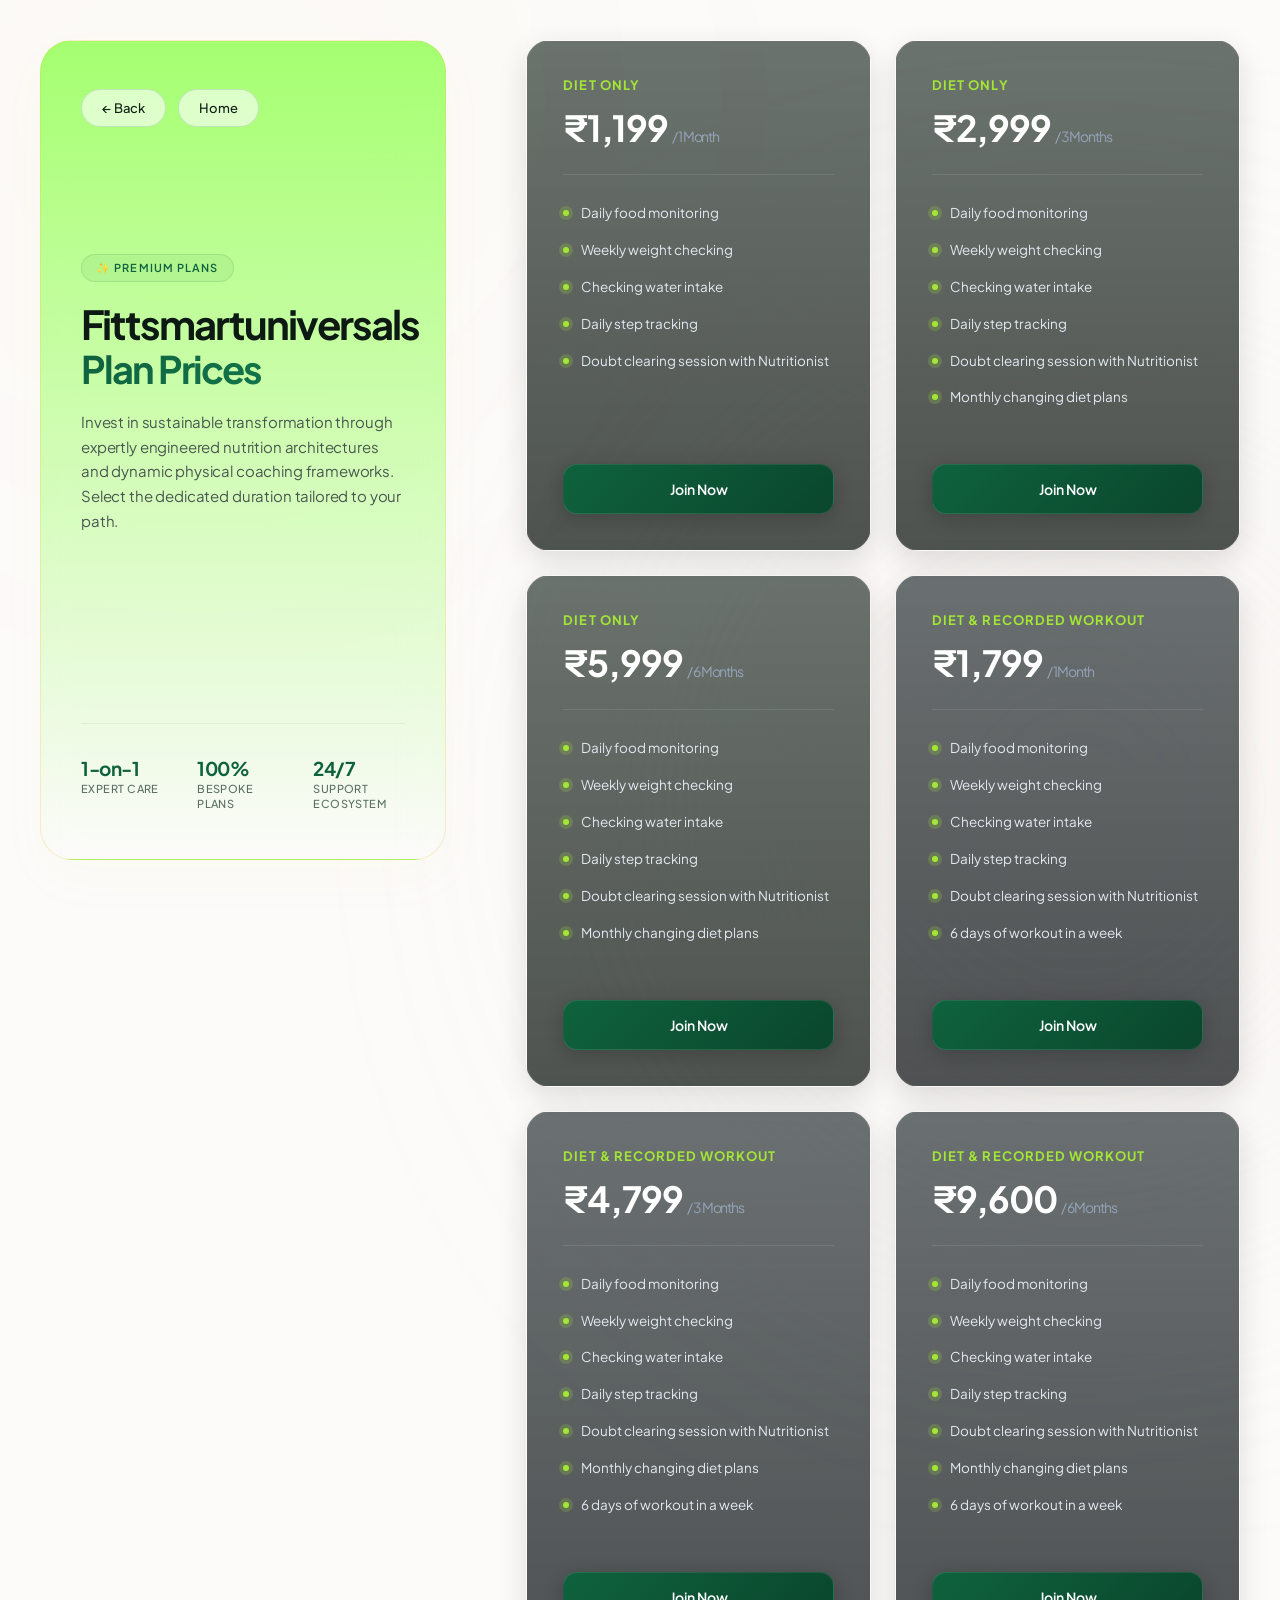
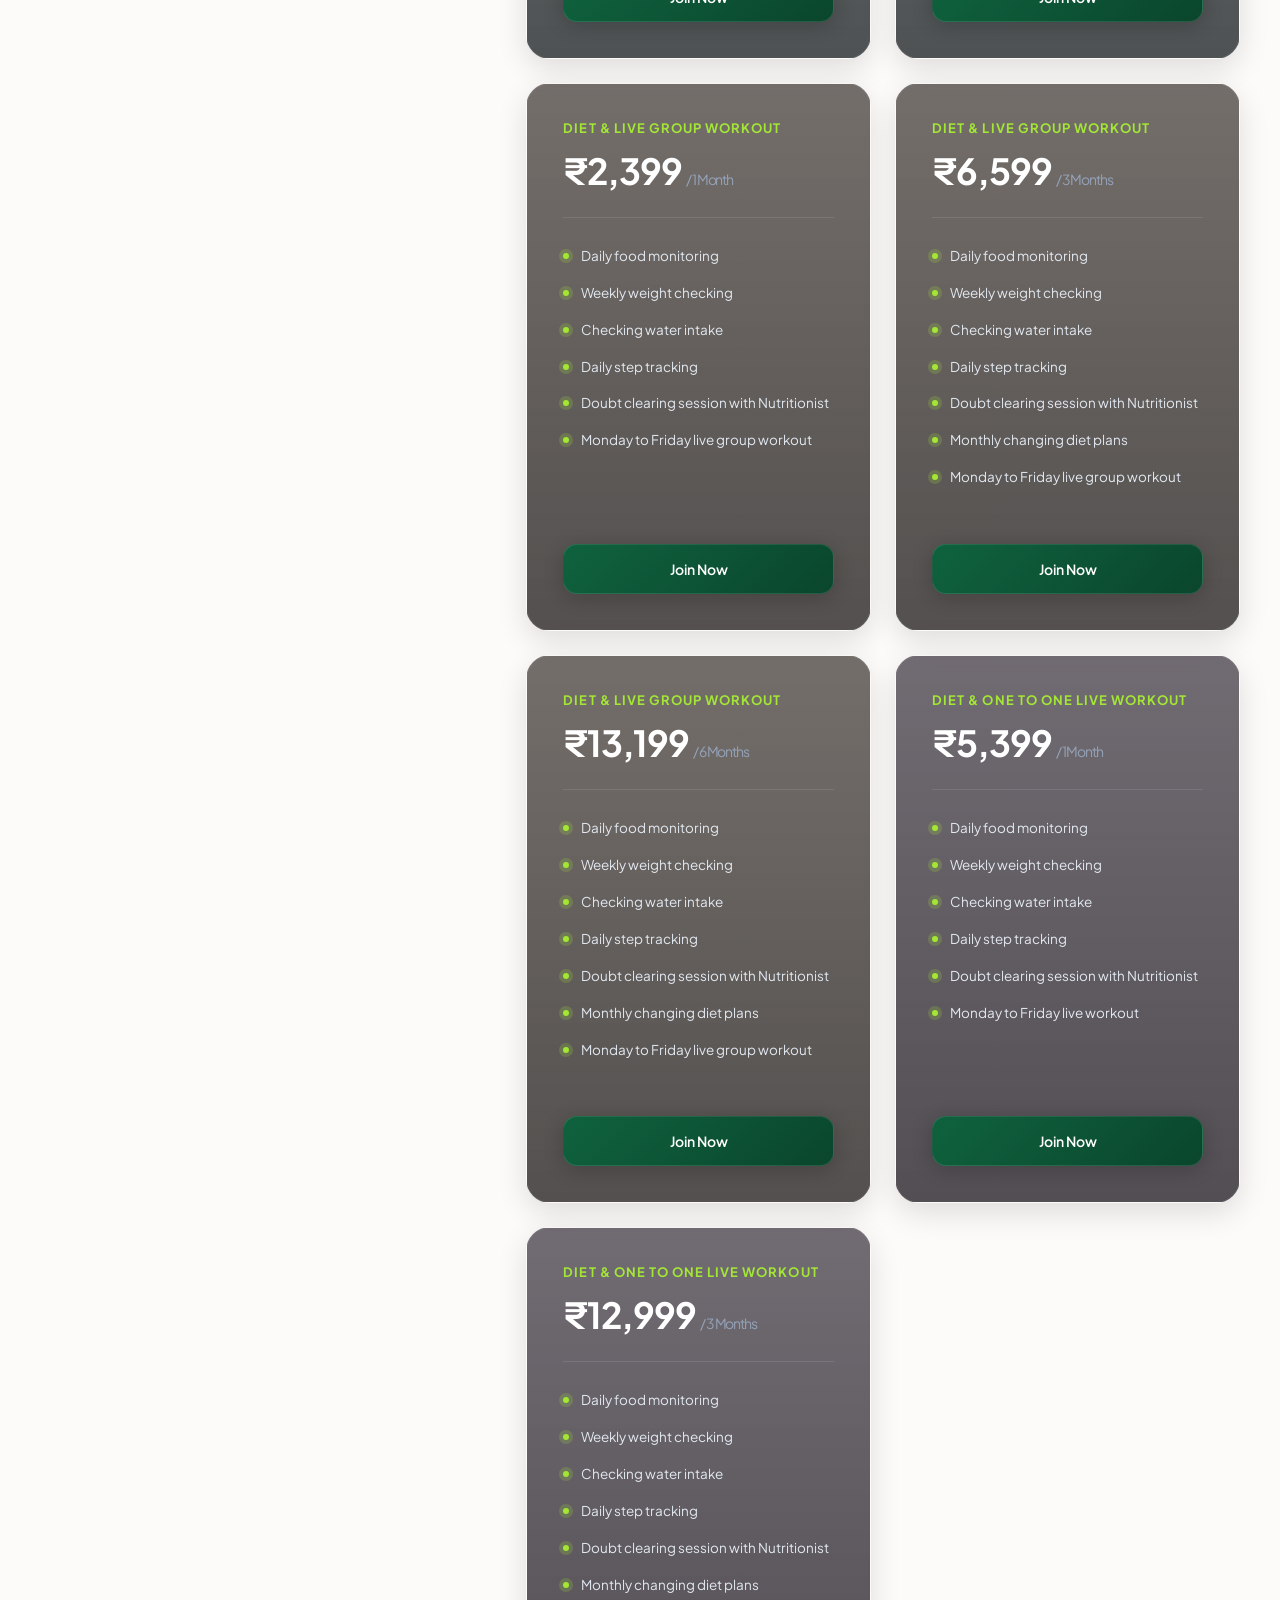
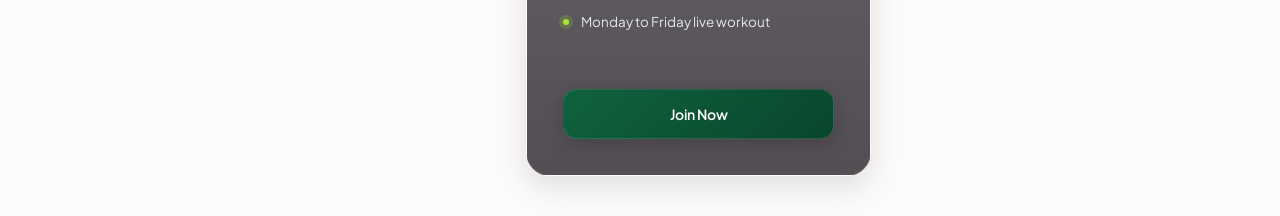
<file: Prizepage.html>
<!doctype html>
<html lang="en">
<head>
  <meta charset="utf-8" />
  <meta name="viewport" content="width=device-width,initial-scale=1" />
  <link rel="icon" type="image/png" href="/static/MainLogo.png">
  <title>Fittsmartuniversals Pricing</title>
  <link rel="preconnect" href="https://fonts.googleapis.com">
  <link rel="preconnect" href="https://fonts.gstatic.com" crossorigin>
  <link href="https://fonts.googleapis.com/css2?family=Plus+Jakarta+Sans:wght@300;400;500;600;700&display=swap" rel="stylesheet">
  
  <style>
    :root {
      --bg-main: #fcfbfa;
      --bg-card: rgba(255, 255, 255, 0.9);
      --bg-card-hover: #ffffff;
      --text-main: #0f1e16;
      --text-muted: #5c6f65;
      --accent-green: linear-gradient(135deg, #0f623e 0%, #0a462c 100%);
      --border-color: rgba(15, 98, 62, 0.08);
      --border-hover: rgba(15, 98, 62, 0.3);
      font-family: 'Plus Jakarta Sans', ui-sans-serif, system-ui, sans-serif;
    }

    * { box-sizing: border-box; margin: 0; padding: 0; }
    html, body { min-height: 100%; background: var(--bg-main); color: var(--text-main); -webkit-font-smoothing: antialiased; }
    
    body {
      overflow-x: hidden;
      animation: pageFade 1.0s ease-in-out forwards;
    }

    /* Ambient Luxury Lighting Backdrops */
    .ambient-light {
      position: fixed;
      width: 800px;
      height: 800px;
      border-radius: 50%;
      filter: blur(160px);
      opacity: 0.5;
      pointer-events: none;
      z-index: 0;
    }
    .ambient-1 { top: -300px; left: -200px; background: rgba(234, 179, 8, 0.04); }
    .ambient-2 { bottom: -300px; right: -200px; background: rgba(235, 225, 215, 0.4); }

    @keyframes pageFade {
      from { opacity: 0; }
      to { opacity: 1; }
    }

    /* Main Split Layout Container */
    .main-container {
      display: flex;
      min-height: 100vh;
      position: relative;
      z-index: 1;
    }

    /* Left Side Panel Scaffolding */
    .left-panel {
      width: 38%;
      padding: 40px;
      position: sticky;
      top: 0;
      height: 100vh;
      display: flex;
      align-items: center;
      justify-content: center;
    }

    /* Premium Rounded Box: Warm Luxury Gold Fade to Transparent */
    .premium-brief-box {
      width: 100%;
      height: calc(100vh - 80px);
      padding: 48px 40px;
      border-radius: 32px;
      display: flex;
      flex-direction: column;
      justify-content: space-between;
      
      /* Elite horizontal sunset-gold gradient fading softly out to the right */
      background: linear-gradient(180deg, rgba(163, 255, 109, 0.98) 0%, rgba(254, 240, 138, 0) 100%);
      
      border: 1px solid rgba(234, 179, 8, 0.2);
      backdrop-filter: blur(20px);
      -webkit-backdrop-filter: blur(20px);
      box-shadow: 0 20px 50px rgba(234, 179, 8, 0.03);
    }

    /* Navigation Layout */
    .nav-btns {
      display: flex;
      gap: 12px;
      margin-bottom: 32px;
    }

    .btn-nav {
      padding: 10px 20px;
      border-radius: 999px;
      border: 1px solid rgba(15, 98, 62, 0.15);
      color: #0f1e16;
      text-decoration: none;
      font-size: 13px;
      font-weight: 500;
      background: rgba(255, 255, 255, 0.6);
      transition: all 0.3s cubic-bezier(0.16, 1, 0.3, 1);
    }

    .btn-nav:hover {
      background: #0f1e16;
      color: #ffffff;
      border-color: #0f1e16;
      transform: translateY(-2px);
    }

    /* Typography styling inside light rectangle box */
    .brand-content {
      margin-top: auto;
      margin-bottom: auto;
    }

    .premium-badge {
      display: inline-block;
      padding: 6px 14px;
      background: rgba(15, 98, 62, 0.06);
      border: 1px solid rgba(15, 98, 62, 0.12);
      color: #0f623e;
      border-radius: 999px;
      font-size: 11px;
      font-weight: 600;
      text-transform: uppercase;
      letter-spacing: 0.1em;
      margin-bottom: 20px;
    }

    h1 {
      font-size: 40px;
      font-weight: 700;
      letter-spacing: -0.05em;
      line-height: 1.1;
      margin-bottom: 20px;
      color: #0c1a13;
    }

    h1 span.brand-highlight {
  background: linear-gradient(135deg, #0f623e 0%, #148052 100%);
  -webkit-background-clip: text;
  background-clip: text; /* Added for standard cross-browser compatibility */
  -webkit-text-fill-color: transparent;
  
  display: inline-block; /* Changed from block so the gradient hugs the text length */
  width: 100%; /* Keeps it on its own line like a block element, if intended */
  
  font-size: 0.95em;
  margin-top: 2px;
}

    p.lead {
      color: #4a5750;
      font-size: 15px;
      font-weight: 400;
      line-height: 1.65;
      letter-spacing: -0.01em;
    }

    /* Trust indicators styling at the base */
    .brand-footer-stats {
      display: flex;
      gap: 24px;
      margin-top: auto;
      padding-top: 32px;
      border-top: 1px solid rgba(15, 98, 62, 0.08);
    }

    .stat-item {
      display: flex;
      flex-direction: column;
      gap: 2px;
      flex: 1;
    }

    .stat-number {
      font-size: 19px;
      font-weight: 700;
      color: #0f623e;
      letter-spacing: -0.02em;
    }

    .stat-label {
      font-size: 11px;
      text-transform: uppercase;
      letter-spacing: 0.04em;
      color: #5c6f65;
      font-weight: 500;
      line-height: 1.3;
    }

    /* Right Side Panel (Scrollable Pricing) */
    .right-panel {
      width: 62%;
      padding: 40px;
      overflow-y: auto;
    }

    /* Grid Layout for Cards */
    .grid {
      display: grid;
      grid-template-columns: repeat(2, 1fr);
      gap: 24px;
    }

    /* Premium Theme Card Layout */
    .card {
      border-radius: 24px;
      padding: 36px;
      border: 1px solid rgba(255, 255, 255, 0.08);
      display: flex;
      flex-direction: column;
      justify-content: space-between;
      transition: all 0.4s cubic-bezier(0.16, 1, 0.3, 1);
      position: relative;
      overflow: hidden;
      background-size: cover;
      background-position: center;
      background-repeat: no-repeat;
      box-shadow: 0 10px 30px rgba(0, 0, 0, 0.12);
    }

    /* Elegant Card Backgrounds with Balanced Overlays */
    .card.diet-only {
      background-image: linear-gradient(180deg, rgba(10, 24, 16, 0.6) 0%, rgba(5, 12, 8, 0.7) 100%), 
                        url('https://images.unsplash.com/photo-1490645935967-10de6ba17061?auto=format&fit=crop&w=600&q=80');
    }

    .card.recorded-workout {
      background-image: linear-gradient(180deg, rgba(10, 20, 24, 0.6) 0%, rgba(5, 10, 12, 0.7) 100%), 
                        url('https://images.unsplash.com/photo-1517838277536-f5f99be501cd?auto=format&fit=crop&w=600&q=80');
    }

    .card.live-group {
      background-image: linear-gradient(180deg, rgba(24, 15, 10, 0.6) 0%, rgba(12, 7, 5, 0.7) 100%), 
                        url('https://images.unsplash.com/photo-1518611012118-696072aa579a?auto=format&fit=crop&w=600&q=80');
    }

    .card.one-to-one {
      background-image: linear-gradient(180deg, rgba(20, 10, 24, 0.6) 0%, rgba(10, 5, 12, 0.7) 100%), 
                        url('https://images.unsplash.com/photo-1571019613454-1cb2f99b2d8b?auto=format&fit=crop&w=600&q=80');
    }

    .card:hover {
      transform: translateY(-6px);
      border-color: rgba(255, 255, 255, 0.25);
      box-shadow: 0 20px 40px rgba(0, 0, 0, 0.25);
    }

    .card h2 {
      font-size: 13px;
      font-weight: 700;
      color: #a3e635;
      text-transform: uppercase;
      letter-spacing: 0.08em;
      margin-bottom: 12px;
    }

    .price {
      font-size: 36px;
      font-weight: 700;
      letter-spacing: -0.03em;
      color: #ffffff;
      margin-bottom: 24px;
      display: flex;
      align-items: baseline;
      gap: 4px;
    }

    .price span.small {
      font-size: 14px;
      color: #94a3b8;
      font-weight: 400;
    }

    ul.features {
      list-style: none;
      padding: 0;
      margin: 24px 0;
      border-top: 1px solid rgba(255, 255, 255, 0.1);
      padding-top: 20px;
    }

    ul.features li {
      padding: 9px 0;
      display: flex;
      gap: 12px;
      align-items: flex-start;
      color: #e2e8f0;
      font-size: 13.5px;
      font-weight: 400;
      line-height: 1.4;
    }

    .tick {
      width: 6px;
      height: 6px;
      border-radius: 50%;
      background: #a3e635;
      flex-shrink: 0;
      margin-top: 6px;
      display: inline-block;
      box-shadow: 0 0 0 4px rgba(163, 230, 53, 0.2);
    }

    .cta {
      margin-top: 24px;
      width: 100%;
      position: relative;
      z-index: 2;
    }

    .btn {
      display: block;
      width: 100%;
      text-align: center;
      padding: 15px 24px;
      border-radius: 14px;
      font-size: 14px;
      font-weight: 600;
      text-decoration: none;
      background: var(--accent-green);
      color: #ffffff;
      transition: all 0.3s cubic-bezier(0.16, 1, 0.3, 1);
      box-shadow: 0 4px 20px rgba(0, 0, 0, 0.2);
      border: 1px solid rgba(255, 255, 255, 0.1);
    }

    .btn:hover {
      transform: scale(1.02);
      box-shadow: 0 6px 24px rgba(15, 98, 62, 0.4);
      background: linear-gradient(135deg, #148052 0%, #0f623e 100%);
      color: #ffffff;
    }

    /* Responsive Design Updates */
    @media(max-width: 1100px) {
      .main-container { flex-direction: column; }
      .left-panel { width: 100%; height: auto; position: relative; padding: 20px 16px; }
      
      .premium-brief-box { 
        height: auto; 
        padding: 24px 20px; 
        border-radius: 20px; 
        background: linear-gradient(180deg, rgba(163, 255, 109, 0.98) 0%, rgba(254, 240, 138, 0) 100%); 
      }
      
      .nav-btns { margin-bottom: 20px; }
      h1 { font-size: 28px; margin-bottom: 12px; }
      p.lead { font-size: 14px; line-height: 1.5; }
      
      .brand-footer-stats { 
        margin-top: 20px; 
        padding-top: 20px; 
        gap: 12px; 
        justify-content: space-between; 
      }
      .stat-number { font-size: 16px; }
      .stat-label { font-size: 10px; }
      
      .right-panel { width: 100%; padding: 16px; }
    }
    
    @media(max-width: 768px) {
      .grid { grid-template-columns: 1fr; gap: 16px; }
      .card { padding: 28px; }
    }
  </style>
</head>

<body>

  <div class="ambient-light ambient-1"></div>
  <div class="ambient-light ambient-2"></div>

  <div class="main-container">

    <!-- Configured Premium Container Side Block -->
    <aside class="left-panel">
      <div class="premium-brief-box">
        
        <!-- Navigation Link Set -->
        <nav class="nav-btns">
          <a class="btn-nav" href="javascript:history.back()">← Back</a>
          <a class="btn-nav" href="/">Home</a>
        </nav>

        <!-- Dynamic Identity Text Setup -->
        <div class="brand-content">
          <span class="premium-badge">✨ Premium Plans</span>
          <h1>
            Fittsmartuniversals
            <span class="brand-highlight">Plan Prices</span>
          </h1>
          <p class="lead">
            Invest in sustainable transformation through expertly engineered nutrition architectures and dynamic physical coaching frameworks. Select the dedicated duration tailored to your path.
          </p>
        </div>

        <!-- Horizontal Trust Metrics Grid -->
        <div class="brand-footer-stats">
          <div class="stat-item">
            <span class="stat-number">1-on-1</span>
            <span class="stat-label">Expert Care</span>
          </div>
          <div class="stat-item">
            <span class="stat-number">100%</span>
            <span class="stat-label">Bespoke Plans</span>
          </div>
          <div class="stat-item">
            <span class="stat-number">24/7</span>
            <span class="stat-label">Support Ecosystem</span>
          </div>
        </div>

      </div>
    </aside>

    <!-- Scrollable Right Cards Area -->
    <main class="right-panel">
      <section class="grid">

        <!-- Diet Only Cards -->
        <article class="card diet-only">
          <div>
            <h2>Diet Only</h2>
            <div class="price">₹1,199<span class="small">/ 1 Month</span></div>
            <ul class="features">
              <li><span class="tick"></span>Daily food monitoring</li>
              <li><span class="tick"></span>Weekly weight checking</li>
              <li><span class="tick"></span>Checking water intake</li>
              <li><span class="tick"></span>Daily step tracking</li>
              <li><span class="tick"></span>Doubt clearing session with Nutritionist</li>
            </ul>
          </div>
          <div class="cta">
            <a class="btn" target="_blank" href="https://wa.me/918848774574?text=Hello%20Fittsmartuniversals%2C%20I%20want%20to%20join%20the%201%20Month%20Diet%20Only%20plan!">Join Now</a>
          </div>
        </article>

        <article class="card diet-only">
          <div>
            <h2>Diet Only</h2>
            <div class="price">₹2,999<span class="small">/ 3 Months</span></div>
            <ul class="features">
              <li><span class="tick"></span>Daily food monitoring</li>
              <li><span class="tick"></span>Weekly weight checking</li>
              <li><span class="tick"></span>Checking water intake</li>
              <li><span class="tick"></span>Daily step tracking</li>
              <li><span class="tick"></span>Doubt clearing session with Nutritionist</li>
              <li><span class="tick"></span>Monthly changing diet plans</li>
            </ul>
          </div>
          <div class="cta">
            <a class="btn" target="_blank" href="https://wa.me/918848774574?text=Hello%20Fittsmartuniversals%2C%20I%20want%20to%20join%20the%203%20Months%20Diet%20Only%20plan!">Join Now</a>
          </div>
        </article>

        <article class="card diet-only">
          <div>
            <h2>Diet Only</h2>
            <div class="price">₹5,999<span class="small">/ 6 Months</span></div>
            <ul class="features">
              <li><span class="tick"></span>Daily food monitoring</li>
              <li><span class="tick"></span>Weekly weight checking</li>
              <li><span class="tick"></span>Checking water intake</li>
              <li><span class="tick"></span>Daily step tracking</li>
              <li><span class="tick"></span>Doubt clearing session with Nutritionist</li>
              <li><span class="tick"></span>Monthly changing diet plans</li>
            </ul>
          </div>
          <div class="cta">
            <a class="btn" target="_blank" href="https://wa.me/918848774574?text=Hello%20Fittsmartuniversals%2C%20I%20want%20to%20join%20the%206%20Months%20Diet%20Only%20plan!">Join Now</a>
          </div>
        </article>

        <!-- Diet & Recorded Workout Cards -->
        <article class="card recorded-workout">
          <div>
            <h2>Diet & Recorded Workout</h2>
            <div class="price">₹1,799<span class="small">/ 1 Month</span></div>
            <ul class="features">
              <li><span class="tick"></span>Daily food monitoring</li>
              <li><span class="tick"></span>Weekly weight checking</li>
              <li><span class="tick"></span>Checking water intake</li>
              <li><span class="tick"></span>Daily step tracking</li>
              <li><span class="tick"></span>Doubt clearing session with Nutritionist</li>
              <li><span class="tick"></span>6 days of workout in a week</li>
            </ul>
          </div>
          <div class="cta">
            <a class="btn" target="_blank" href="https://wa.me/918848774574?text=Hello%20Fittsmartuniversals%2C%20I%20want%20to%20join%20the%201%20Month%20Diet%20and%20Recorded%20Workout%20plan!">Join Now</a>
          </div>
        </article>

        <article class="card recorded-workout">
          <div>
            <h2>Diet & Recorded Workout</h2>
            <div class="price">₹4,799<span class="small">/ 3 Months</span></div>
            <ul class="features">
              <li><span class="tick"></span>Daily food monitoring</li>
              <li><span class="tick"></span>Weekly weight checking</li>
              <li><span class="tick"></span>Checking water intake</li>
              <li><span class="tick"></span>Daily step tracking</li>
              <li><span class="tick"></span>Doubt clearing session with Nutritionist</li>
              <li><span class="tick"></span>Monthly changing diet plans</li>
              <li><span class="tick"></span>6 days of workout in a week</li>
            </ul>
          </div>
          <div class="cta">
            <a class="btn" target="_blank" href="https://wa.me/918848774574?text=Hello%20Fittsmartuniversals%2C%20I%20want%20to%20join%20the%203%20Months%20Diet%20and%20Recorded%20Workout%20plan!">Join Now</a>
          </div>
        </article>

        <article class="card recorded-workout">
          <div>
            <h2>Diet & Recorded Workout</h2>
            <div class="price">₹9,600<span class="small">/ 6 Months</span></div>
            <ul class="features">
              <li><span class="tick"></span>Daily food monitoring</li>
              <li><span class="tick"></span>Weekly weight checking</li>
              <li><span class="tick"></span>Checking water intake</li>
              <li><span class="tick"></span>Daily step tracking</li>
              <li><span class="tick"></span>Doubt clearing session with Nutritionist</li>
              <li><span class="tick"></span>Monthly changing diet plans</li>
              <li><span class="tick"></span>6 days of workout in a week</li>
            </ul>
          </div>
          <div class="cta">
            <a class="btn" target="_blank" href="https://wa.me/918848774574?text=Hello%20Fittsmartuniversals%2C%20I%20want%20to%20join%20the%206%20Months%20Diet%20and%20Recorded%20Workout%20plan!">Join Now</a>
          </div>
        </article>

        <!-- Diet & Live Group Workout Cards -->
        <article class="card live-group">
          <div>
            <h2>Diet & Live Group Workout</h2>
            <div class="price">₹2,399<span class="small">/ 1 Month</span></div>
            <ul class="features">
              <li><span class="tick"></span>Daily food monitoring</li>
              <li><span class="tick"></span>Weekly weight checking</li>
              <li><span class="tick"></span>Checking water intake</li>
              <li><span class="tick"></span>Daily step tracking</li>
              <li><span class="tick"></span>Doubt clearing session with Nutritionist</li>
              <li><span class="tick"></span>Monday to Friday live group workout</li>
            </ul>
          </div>
          <div class="cta">
            <a class="btn" target="_blank" href="https://wa.me/918848774574?text=Hello%20Fittsmartuniversals%2C%20I%20want%20to%20join%20the%201%20Month%20Diet%20and%20Live%20Group%20Workout%20plan!">Join Now</a>
          </div>
        </article>

        <article class="card live-group">
          <div>
            <h2>Diet & Live Group Workout</h2>
            <div class="price">₹6,599<span class="small">/ 3 Months</span></div>
            <ul class="features">
              <li><span class="tick"></span>Daily food monitoring</li>
              <li><span class="tick"></span>Weekly weight checking</li>
              <li><span class="tick"></span>Checking water intake</li>
              <li><span class="tick"></span>Daily step tracking</li>
              <li><span class="tick"></span>Doubt clearing session with Nutritionist</li>
              <li><span class="tick"></span>Monthly changing diet plans</li>
              <li><span class="tick"></span>Monday to Friday live group workout</li>
            </ul>
          </div>
          <div class="cta">
            <a class="btn" target="_blank" href="https://wa.me/918848774574?text=Hello%20Fittsmartuniversals%2C%20I%20want%20to%20join%20the%203%20Months%20Diet%20and%20Live%20Group%20Workout%20plan!">Join Now</a>
          </div>
        </article>

        <article class="card live-group">
          <div>
            <h2>Diet & Live Group Workout</h2>
            <div class="price">₹13,199<span class="small">/ 6 Months</span></div>
            <ul class="features">
              <li><span class="tick"></span>Daily food monitoring</li>
              <li><span class="tick"></span>Weekly weight checking</li>
              <li><span class="tick"></span>Checking water intake</li>
              <li><span class="tick"></span>Daily step tracking</li>
              <li><span class="tick"></span>Doubt clearing session with Nutritionist</li>
              <li><span class="tick"></span>Monthly changing diet plans</li>
              <li><span class="tick"></span>Monday to Friday live group workout</li>
            </ul>
          </div>
          <div class="cta">
            <a class="btn" target="_blank" href="https://wa.me/918848774574?text=Hello%20Fittsmartuniversals%2C%20I%20want%20to%20join%20the%206%20Months%20Diet%20and%20Live%20Group%20Workout%20plan!">Join Now</a>
          </div>
        </article>

        <!-- Diet & One to One Live Workout Cards -->
        <article class="card one-to-one">
          <div>
            <h2>Diet & One to One Live Workout</h2>
            <div class="price">₹5,399<span class="small">/ 1 Month</span></div>
            <ul class="features">
              <li><span class="tick"></span>Daily food monitoring</li>
              <li><span class="tick"></span>Weekly weight checking</li>
              <li><span class="tick"></span>Checking water intake</li>
              <li><span class="tick"></span>Daily step tracking</li>
              <li><span class="tick"></span>Doubt clearing session with Nutritionist</li>
              <li><span class="tick"></span>Monday to Friday live workout</li>
            </ul>
          </div>
          <div class="cta">
            <a class="btn" target="_blank" href="https://wa.me/918848774574?text=Hello%20Fittsmartuniversals%2C%20I%20want%20to%20join%20the%201%20Month%20Diet%20and%20Personal%20Live%20Workout%20plan!">Join Now</a>
          </div>
        </article>

        <article class="card one-to-one">
          <div>
            <h2>Diet & One to One Live Workout</h2>
            <div class="price">₹12,999<span class="small">/ 3 Months</span></div>
            <ul class="features">
              <li><span class="tick"></span>Daily food monitoring</li>
              <li><span class="tick"></span>Weekly weight checking</li>
              <li><span class="tick"></span>Checking water intake</li>
              <li><span class="tick"></span>Daily step tracking</li>
              <li><span class="tick"></span>Doubt clearing session with Nutritionist</li>
              <li><span class="tick"></span>Monthly changing diet plans</li>
              <li><span class="tick"></span>Monday to Friday live workout</li>
            </ul>
          </div>
          <div class="cta">
            <a class="btn" target="_blank" href="https://wa.me/918848774574?text=Hello%20Fittsmartuniversals%2C%20I%20want%20to%20join%20the%203%20Months%20Diet%20and%20Personal%20Live%20Workout%20plan!">Join Now</a>
          </div>
        </article>

      </section>
    </main>

  </div>

</body>
</html>
</file>
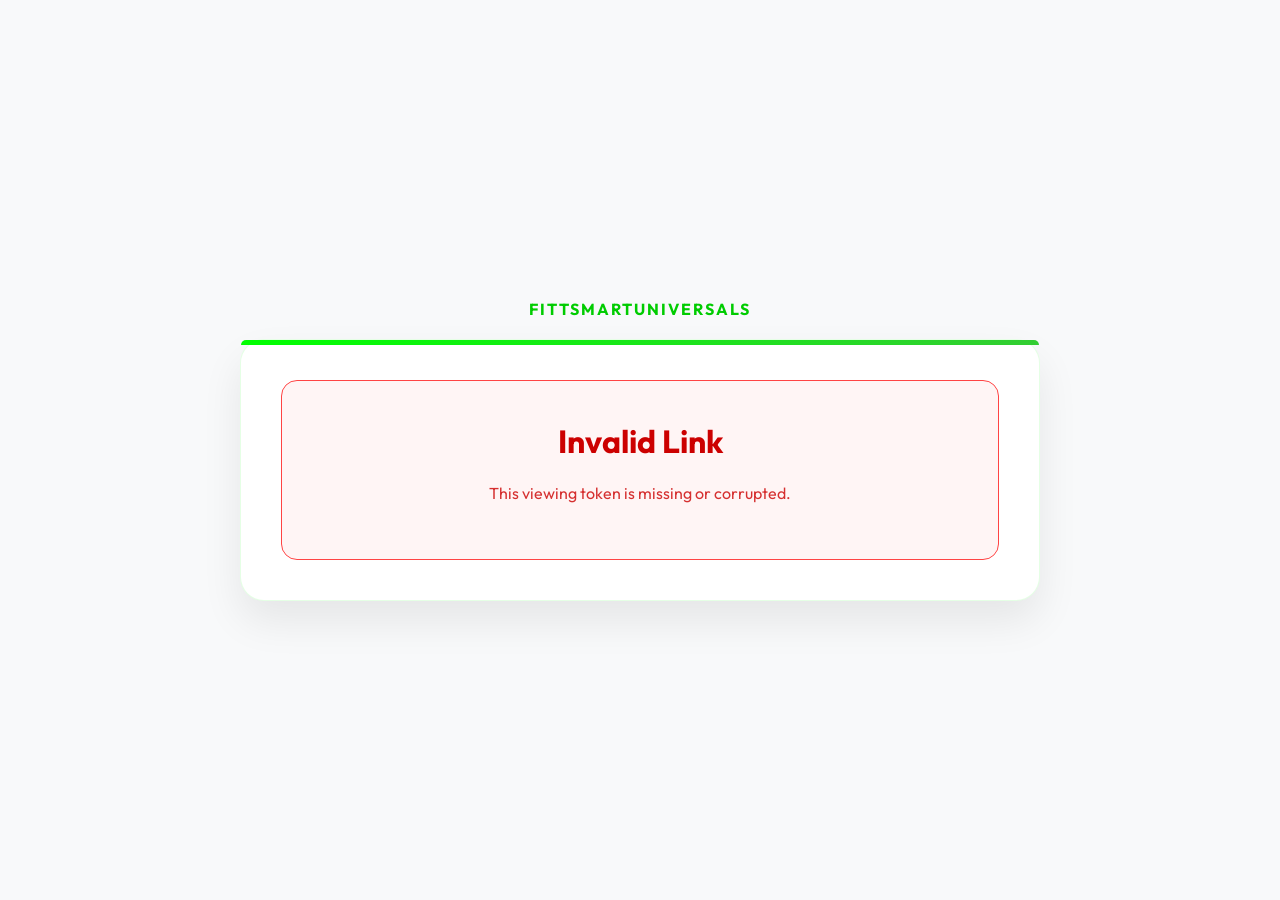
<file: view.html>
<!DOCTYPE html>
<html lang="en">

<head>
    <meta charset="UTF-8">
    <meta name="viewport" content="width=device-width, initial-scale=1.0">
    <title>FITTSMARTUNIVERSALS - Your Workout</title>
    <!-- Include Plyr CSS -->
    <link rel="stylesheet" href="https://cdn.plyr.io/3.7.8/plyr.css" />
    <link href="https://fonts.googleapis.com/css2?family=Outfit:wght@300;400;600;700&display=swap" rel="stylesheet">
    <style>
        :root {
            --primary: #00FF00;
            --primary-dark: #00cc00;
            --bg-color: #f8f9fa;
            --text-main: #1a1a1a;
            --text-muted: #666666;
            --card-bg: #ffffff;
            --shadow: 0 20px 40px rgba(0, 0, 0, 0.08);
        }

        body {
            font-family: 'Outfit', sans-serif;
            background: var(--bg-color);
            color: var(--text-main);
            margin: 0;
            display: flex;
            flex-direction: column;
            justify-content: center;
            align-items: center;
            min-height: 100vh;
            text-align: center;
            padding: 20px;
            box-sizing: border-box;
        }

        .brand {
            font-size: 16px;
            font-weight: 700;
            color: var(--primary-dark);
            margin-bottom: 20px;
            letter-spacing: 2px;
        }

        .container {
            width: 100%;
            max-width: 800px;
            background: var(--card-bg);
            padding: 40px;
            border-radius: 24px;
            box-shadow: var(--shadow);
            box-sizing: border-box;
            position: relative;
            border: 1px solid rgba(0, 255, 0, 0.1);
        }

        .container::before {
            content: '';
            position: absolute;
            top: 0;
            left: 0;
            right: 0;
            height: 5px;
            border-radius: 24px 24px 0 0;
            background: linear-gradient(90deg, #00FF00, #32cd32);
        }

        h2 {
            font-weight: 700;
            font-size: 28px;
            margin-top: 0;
            margin-bottom: 10px;
            color: var(--text-main);
        }

        p.subtitle {
            color: var(--text-muted);
            font-size: 15px;
            margin-bottom: 30px;
        }

        /* 16:9 Aspect Ratio Container */
        .video-wrapper {
            position: relative;
            padding-bottom: 56.25%;
            height: 0;
            overflow: hidden;
            border-radius: 16px;
            box-shadow: 0 10px 30px rgba(0, 0, 0, 0.1);
            background: #000;
            border: 1px solid rgba(0, 0, 0, 0.05);
        }

        /* Force Plyr to fill the container */
        .plyr--video {
            position: absolute !important;
            top: 0;
            left: 0;
            width: 100%;
            height: 100%;
            border-radius: 16px;
        }

        /* Customizing Plyr UI color to green */
        .plyr--video .plyr__control--overlaid {
            background: rgba(0, 255, 0, 0.8) !important;
        }
        .plyr--video .plyr__control:hover {
            background: #00cc00 !important;
        }
        .plyr__control--overlaid:focus, .plyr__control--overlaid:hover {
            background: #00FF00 !important;
        }

        /* CROP HACK: Make the YouTube iframe taller and shift it up. */
        .plyr__video-wrapper iframe {
            top: -60px !important;
            height: calc(100% + 120px) !important;
            pointer-events: none !important;
        }

        .error-card {
            background: #fff5f5;
            padding: 40px;
            border-radius: 16px;
            border: 1px solid #ff4444;
            color: #cc0000;
        }
        .error-card h1 {
            color: #cc0000;
            margin-top: 0;
        }
        .error-card p {
            color: #cc0000;
            opacity: 0.8;
        }

        /* Plyr Fullscreen Fallback */
        .plyr--fullscreen-fallback {
            position: fixed !important;
            top: 0 !important;
            left: 0 !important;
            right: 0 !important;
            bottom: 0 !important;
            width: 100% !important;
            height: 100% !important;
            z-index: 9999999;
            background: #000;
            border-radius: 0;
            padding-bottom: 0;
        }
        .plyr--fullscreen-fallback iframe {
            height: 100% !important;
        }
    </style>
</head>

<body>

    <div class="brand">FITTSMARTUNIVERSALS</div>
    <div class="container" id="content">
        <!-- Content will be injected here by JS -->
    </div>

    <!-- Include Plyr JS -->
    <script src="https://cdn.plyr.io/3.7.8/plyr.js"></script>
    <script>
        function getQueryParam(param) {
            const urlParams = new URLSearchParams(window.location.search);
            return urlParams.get(param);
        }

        const token = getQueryParam('token');
        const contentDiv = document.getElementById('content');

        if (!token) {
            contentDiv.innerHTML = `<div class="error-card"><h1>Invalid Link</h1><p>This viewing token is missing or corrupted.</p></div>`;
        } else {
            try {
                const data = JSON.parse(atob(token));
                const videoId = data.id;
                const expirationTime = data.exp;
                const currentTime = Date.now();

                if (currentTime > expirationTime) {
                    contentDiv.innerHTML = `
                        <div class="error-card">
                            <h1>Link Expired</h1>
                            <p>This workout video was valid for 24 hours and has now expired.</p>
                            <p>Please contact your trainer if you need an extension.</p>
                        </div>`;
                } else {
                    contentDiv.innerHTML = `
                        <h2>Your Customized Workout Routine</h2>
                        <p class="subtitle">This exclusive link is active for 24 hours.</p>
                        <div class="video-wrapper">
                            <div class="plyr__video-embed" id="player">
                                <iframe 
                                    src="https://www.youtube.com/embed/${videoId}?origin=${window.location.origin}&amp;iv_load_policy=3&amp;modestbranding=1&amp;playsinline=1&amp;rel=0&amp;enablejsapi=1" 
                                    allowfullscreen 
                                    allowtransparency 
                                    allow="autoplay">
                                </iframe>
                            </div>
                        </div>`;
                        
                    setTimeout(() => {
                        const player = new Plyr('#player', {
                            youtube: { noCookie: false, rel: 0, showinfo: 0, iv_load_policy: 3, modestbranding: 1 },
                            fullscreen: { enabled: true, fallback: true, iosNative: true }
                        });
                    }, 50);
                }
            } catch (e) {
                contentDiv.innerHTML = `<div class="error-card"><h1>Error</h1><p>Unable to process this link.</p></div>`;
            }
        }
    </script>
</body>

</html>
</file>
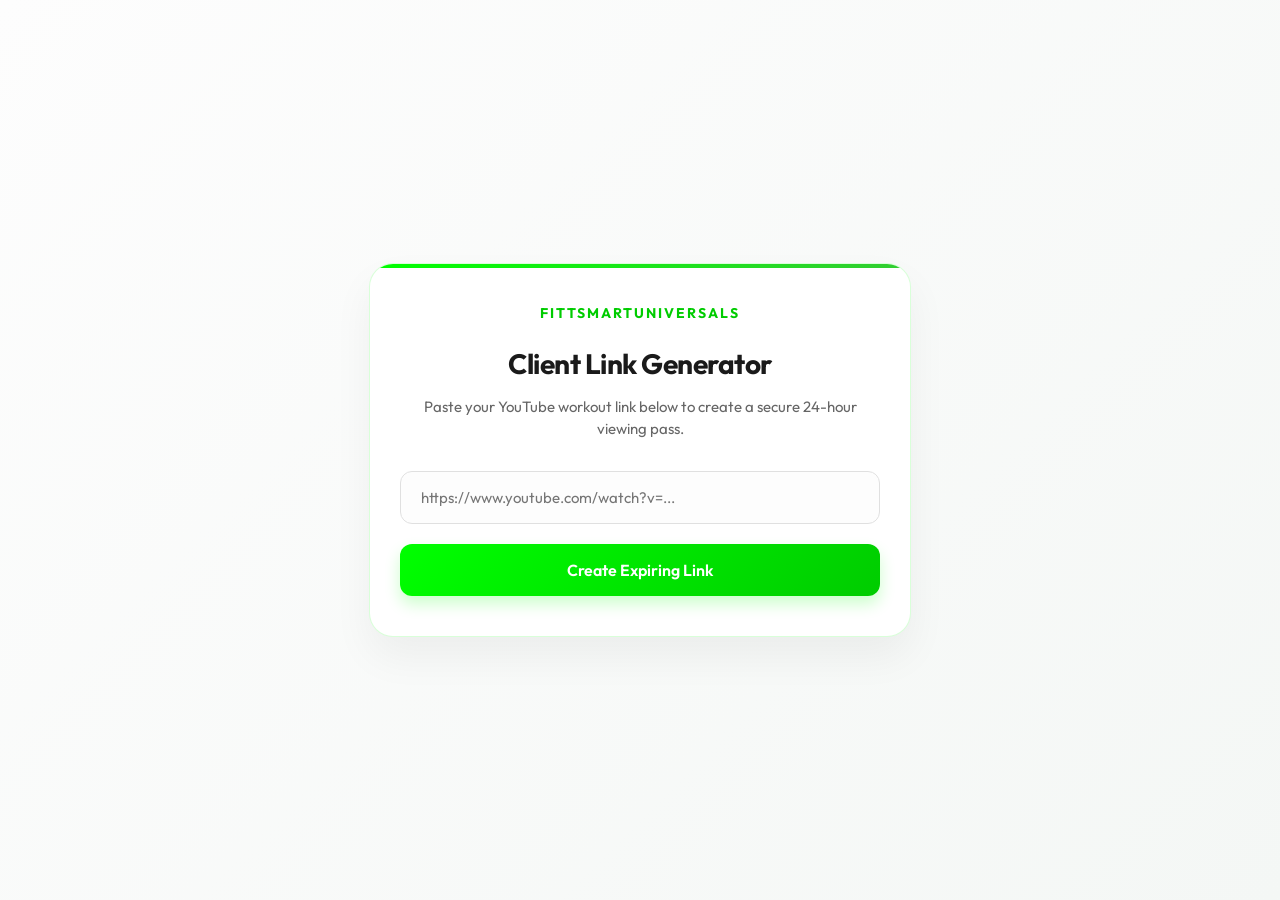
<file: workout.html>
<!DOCTYPE html>
<html lang="en">
<head>
    <meta charset="UTF-8">
    <meta name="viewport" content="width=device-width, initial-scale=1.0">
    <title>FITTSMARTUNIVERSALS - Workout Link</title>
    <link href="https://fonts.googleapis.com/css2?family=Outfit:wght@300;400;600;700&display=swap" rel="stylesheet">
    <style>
        :root {
            --primary: #00FF00;
            --primary-dark: #00cc00;
            --bg-color: #ffffff;
            --text-main: #1a1a1a;
            --text-muted: #666666;
            --card-bg: #ffffff;
            --card-border: rgba(0, 255, 0, 0.15);
            --shadow: 0 20px 40px rgba(0, 0, 0, 0.05);
        }

        body {
            font-family: 'Outfit', sans-serif;
            background: linear-gradient(135deg, #fdfdfd 0%, #f4f7f5 100%);
            color: var(--text-main);
            margin: 0;
            min-height: 100vh;
            display: flex;
            justify-content: center;
            align-items: center;
            padding: 20px;
            box-sizing: border-box;
        }

        .container {
            background: var(--card-bg);
            max-width: 480px;
            width: 100%;
            border-radius: 24px;
            padding: 40px 30px;
            box-shadow: var(--shadow);
            border: 1px solid var(--card-border);
            text-align: center;
            position: relative;
            overflow: hidden;
        }

        .container::before {
            content: '';
            position: absolute;
            top: 0;
            left: 0;
            right: 0;
            height: 4px;
            background: linear-gradient(90deg, #00FF00, #32cd32);
        }

        h2 {
            font-weight: 700;
            font-size: 28px;
            margin-bottom: 10px;
            letter-spacing: -0.5px;
            color: var(--text-main);
        }

        p {
            color: var(--text-muted);
            font-size: 15px;
            margin-bottom: 30px;
            line-height: 1.5;
        }

        .input-group {
            position: relative;
            margin-bottom: 20px;
        }

        input {
            width: 100%;
            padding: 16px 20px;
            border-radius: 12px;
            border: 1px solid #e0e0e0;
            background: #fdfdfd;
            font-size: 15px;
            font-family: 'Outfit', sans-serif;
            box-sizing: border-box;
            transition: all 0.3s ease;
            color: var(--text-main);
        }

        input:focus {
            outline: none;
            border-color: var(--primary);
            box-shadow: 0 0 0 4px rgba(0, 255, 0, 0.1);
        }

        button {
            width: 100%;
            padding: 16px;
            border-radius: 12px;
            background: linear-gradient(135deg, #00FF00, #00cc00);
            color: #fff;
            border: none;
            font-size: 16px;
            font-weight: 600;
            font-family: 'Outfit', sans-serif;
            cursor: pointer;
            transition: all 0.3s ease;
            box-shadow: 0 8px 16px rgba(0, 255, 0, 0.2);
        }

        button:hover {
            transform: translateY(-2px);
            box-shadow: 0 12px 20px rgba(0, 255, 0, 0.3);
        }

        button:active {
            transform: translateY(0);
        }

        #result {
            margin-top: 25px;
            padding: 20px;
            background: #f8fff8;
            border-radius: 12px;
            border: 1px solid rgba(0, 255, 0, 0.2);
            display: none;
            animation: slideUp 0.4s ease-out forwards;
        }

        @keyframes slideUp {
            from { opacity: 0; transform: translateY(10px); }
            to { opacity: 1; transform: translateY(0); }
        }

        #result strong {
            display: block;
            color: #00aa00;
            margin-bottom: 10px;
            font-size: 14px;
            text-transform: uppercase;
            letter-spacing: 1px;
        }

        #clientLink {
            font-size: 14px;
            word-break: break-all;
            color: var(--text-main);
            background: #fff;
            padding: 12px;
            border-radius: 8px;
            border: 1px dashed rgba(0, 255, 0, 0.4);
            margin: 0;
            user-select: all;
        }

        .brand {
            font-size: 14px;
            font-weight: 700;
            color: var(--primary-dark);
            margin-bottom: 20px;
            letter-spacing: 2px;
        }

        .copy-btn {
            margin-top: 12px;
            background: transparent;
            color: var(--primary-dark);
            border: 2px solid var(--primary-dark);
            box-shadow: none;
            padding: 12px;
        }

        .copy-btn:hover {
            background: rgba(0, 255, 0, 0.1);
            box-shadow: none;
        }
    </style>
</head>
<body>

    <div class="container">
        <div class="brand">FITTSMARTUNIVERSALS</div>
        <h2>Client Link Generator</h2>
        <p>Paste your YouTube workout link below to create a secure 24-hour viewing pass.</p>
        
        <div class="input-group">
            <input type="text" id="ytUrl" placeholder="https://www.youtube.com/watch?v=...">
        </div>
        <button onclick="generateLink()">Create Expiring Link</button>

        <div id="result">
            <strong>Send this link to your client</strong>
            <p id="clientLink"></p>
            <button class="copy-btn" id="copyBtn" onclick="copyToClipboard()">Copy Link</button>
        </div>
    </div>

    <script>
        function extractVideoId(url) {
            const regExp = /^.*(youtu.be\/|v\/|u\/\w\/|embed\/|watch\?v=|\&v=)([^#\&\?]*).*/;
            const match = url.match(regExp);
            return (match && match[2].length === 11) ? match[2] : null;
        }

        function generateLink() {
            const urlInput = document.getElementById('ytUrl').value;
            const videoId = extractVideoId(urlInput);

            if (!videoId) {
                alert("Please enter a valid YouTube URL");
                return;
            }

            // Calculate expiration time (Current time + 24 hours in milliseconds)
            const expireTime = Date.now() + (24 * 60 * 60 * 1000); 

            // Create a combined string and obscure it using Base64
            const payload = btoa(JSON.stringify({ id: videoId, exp: expireTime }));

            // Get current page directory to point to view.html
            const currentDir = window.location.href.substring(0, window.location.href.lastIndexOf('/'));
            const finalLink = `${currentDir}/view.html?token=${payload}`;

            document.getElementById('clientLink').innerText = finalLink;
            document.getElementById('result').style.display = 'block';
            
            // Reset copy button if generating a new link
            const copyBtn = document.getElementById('copyBtn');
            copyBtn.innerText = 'Copy Link';
            copyBtn.style.background = 'transparent';
            copyBtn.style.color = 'var(--primary-dark)';
        }

        function copyToClipboard() {
            const linkText = document.getElementById('clientLink').innerText;
            navigator.clipboard.writeText(linkText).then(() => {
                const copyBtn = document.getElementById('copyBtn');
                copyBtn.innerText = 'Copied!';
                copyBtn.style.background = 'var(--primary-dark)';
                copyBtn.style.color = '#fff';
            }).catch(err => {
                console.error('Failed to copy: ', err);
                alert("Failed to copy link");
            });
        }
    </script>
</body>
</html>
</file>
